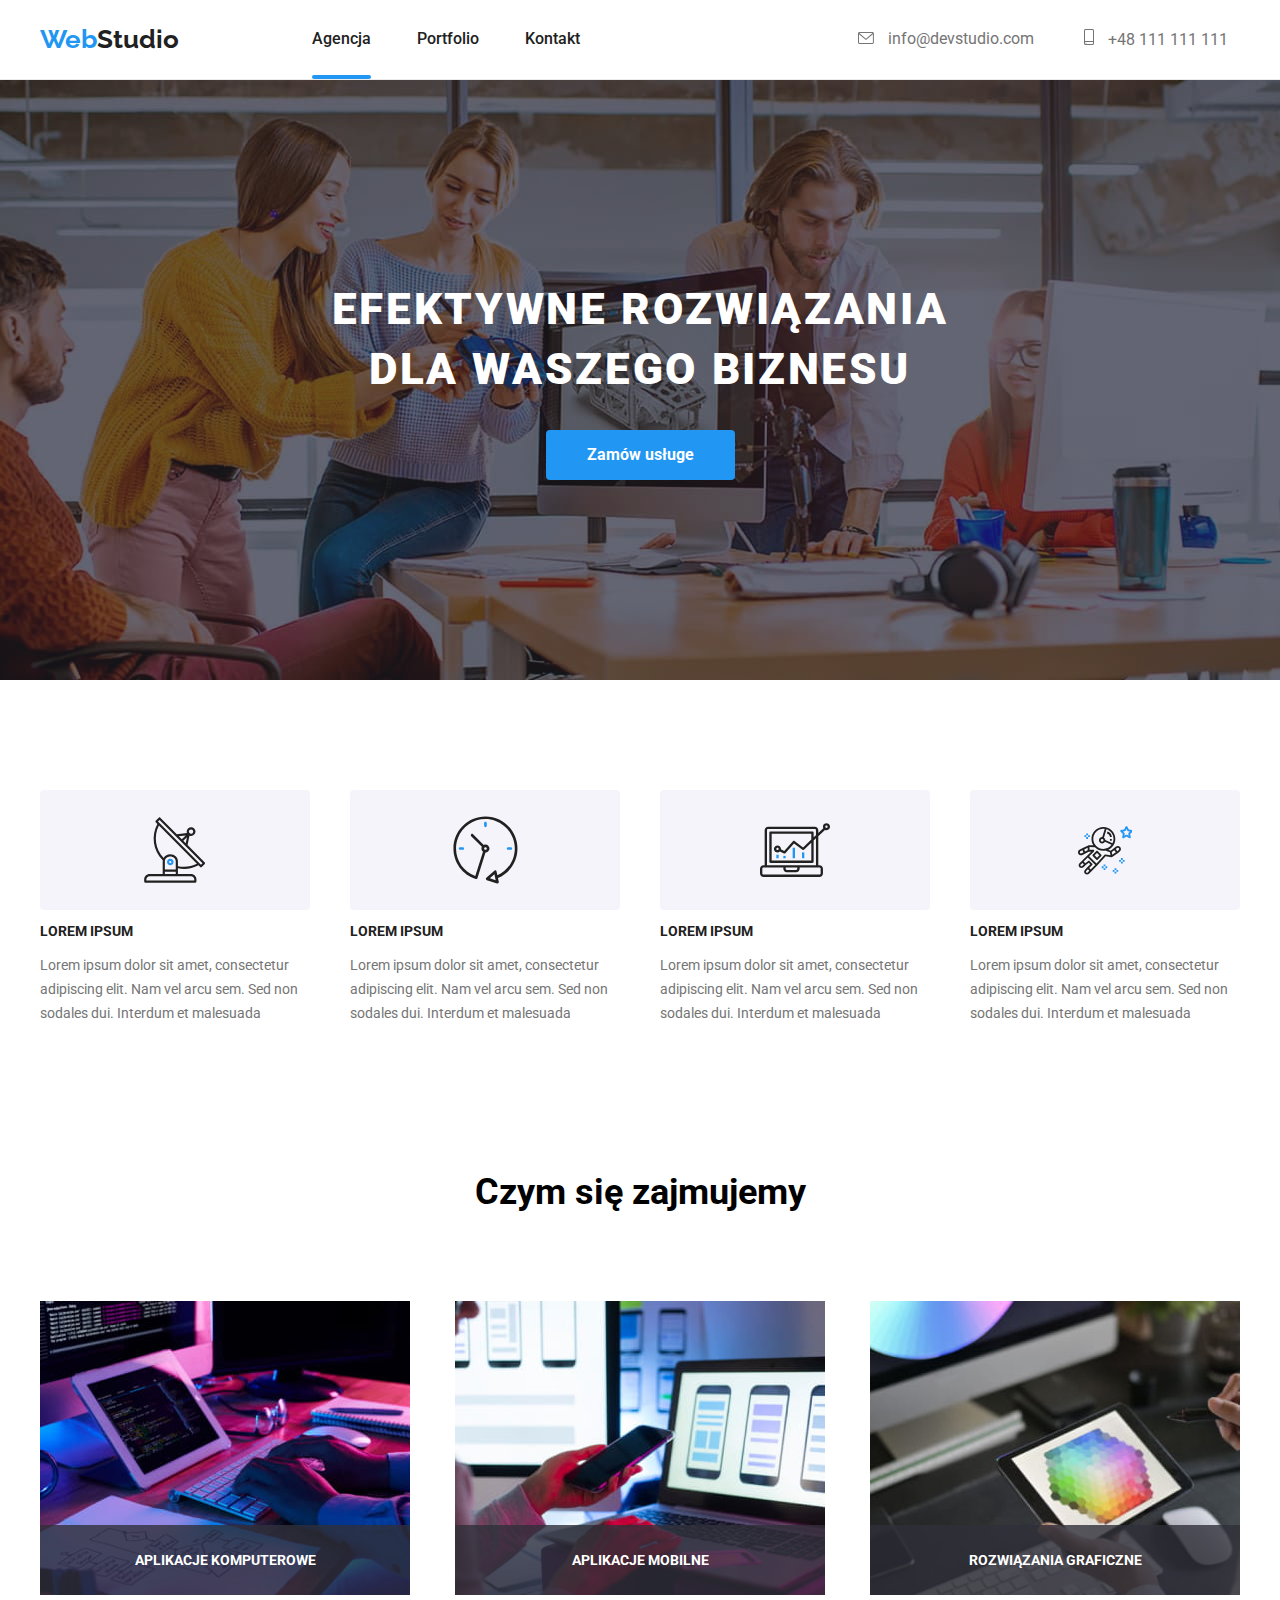
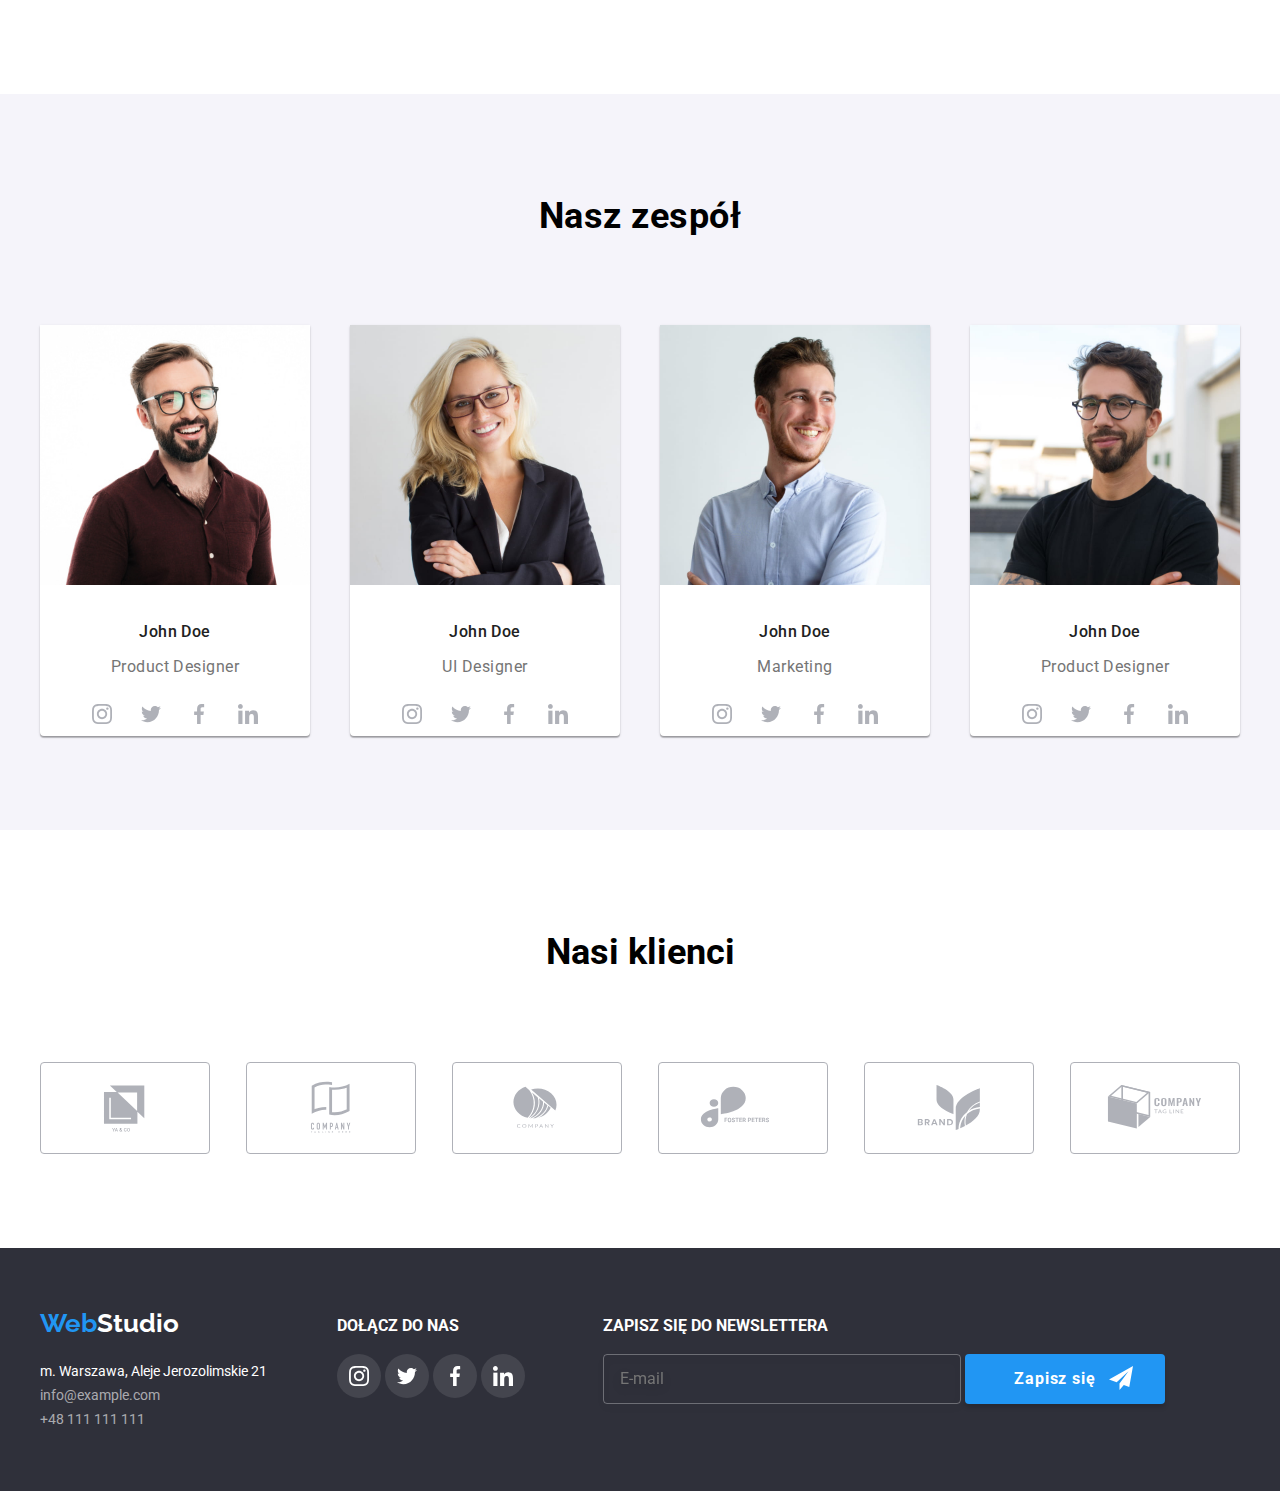
<file: index.html>
<!DOCTYPE html>
<html lang="en">
  <head>
    <meta charset="UTF-8" />
    <meta http-equiv="X-UA-Compatible" content="IE=edge" />
    <meta name="viewport" content="width=device-width, initial-scale=1.0" />
    <link
      rel="stylesheet"
      href="https://cdnjs.cloudflare.com/ajax/libs/modern-normalize/1.0.0/modern-normalize.min.css"
    />
    <link rel="stylesheet" href="css/main.min.css" />
    <link rel="preconnect" href="https://fonts.googleapis.com" />
    <link rel="preconnect" href="https://fonts.gstatic.com" crossorigin />
    <link
      href="https://fonts.googleapis.com/css2?family=Raleway:wght@700&family=Roboto:wght@400;500;700;900&display=swap"
      rel="stylesheet"
    />
    <title>Main Page</title>
  </head>
  <body>
    <header class="header">
      <div class=" container header__container ">
        <div class="header__container--flex ">
          <a
            class="header__link"
            href="index.html"
            ><span class="header__logo logo--blue ">Web</span
            ><span class="header__logo logo--black">Studio</span></a
          >
          <nav>
             <ul class="menu">
            <li class="menu__item">
              <a href="index.html" class="menu__link menu__link--active">Agencja</a>
            </li>
            <li class="menu__item">
              <a href="portfolio.html" class="menu__link">Portfolio</a>
            </li>
            <li class="menu__item"><a href="..." class="menu__link">Kontakt</a></li>
          </ul>
          </nav>
        </div>
        <div class=" menu-icons ">
          <a class=" menu-icons_link " href="mailto:info@devstudio.com">
            <svg class="menu-icons__icon " width="16" height="12">
              <use href="./images/sprite-defs.svg#icon-envelope1"></use>
            </svg>
            info@devstudio.com</a
          >
          <a class="menu-icons_link" href="tel:+48111111111">
            <svg class="menu-icons__icon" width="10" height="16">
              <use href="./images/sprite-defs.svg#icon-smartphone"></use>
            </svg>
            +48 111 111 111
          </a>
        </div>
      </div>
    </header>
    <main>
      <section class="background-image ">
        <div class=" hero  container">
          <h1 class=" hero__label ">EFEKTYWNE ROZWIĄZANIA DLA WASZEGO BIZNESU</h1>
          <button class=" hero__button " type="button" data-modal-open>
            Zamów usługe
          </button>
        </div>
      </section>
      <section>
        <div class="container">
          <ul class="list-icon">
            <li class=" list-icon--box">
              <div class="list-icon__background">
                <svg width="65.32" height="70">
                  <use href="./images/sprite-defs.svg#icon-antenna-1"></use>
                </svg>
              </div>
              <h3 class="  list-icon__heading ">LOREM IPSUM</h3>
              <p class=" list-icon__text">
                Lorem ipsum dolor sit amet, consectetur adipiscing elit. Nam vel
                arcu sem. Sed non sodales dui. Interdum et malesuada
              </p>
            </li>
            <li class="list-icon--box">
              <div class="list-icon__background">
                <svg class="" width="66.96" height="70">
                  <use href="./images/sprite-defs.svg#icon-clock-1"></use>
                </svg>
              </div>
              <h3 class="list-icon__heading">LOREM IPSUM</h3>
              <p class="list-icon__text">
                Lorem ipsum dolor sit amet, consectetur adipiscing elit. Nam vel
                arcu sem. Sed non sodales dui. Interdum et malesuada
              </p>
            </li>
            <li class="list-icon--box">
              <div class="list-icon__background">
                <svg class="" width="70" height="70">
                  <use href="./images/sprite-defs.svg#icon-diagram-1"></use>
                </svg>
              </div>
              <h3 class="list-icon__heading">LOREM IPSUM</h3>
              <p class="list-icon__text">
                Lorem ipsum dolor sit amet, consectetur adipiscing elit. Nam vel
                arcu sem. Sed non sodales dui. Interdum et malesuada
              </p>
            </li>

            <li class="list-icon--box">
              <div class="list-icon__background">
                <svg class="" width="54.83" height="60.66">
                  <use href="./images/sprite-defs.svg#icon-astronaut-1"></use>
                </svg>
              </div>
              <h3 class="list-icon__heading">LOREM IPSUM</h3>
              <p class="list-icon__text">
                Lorem ipsum dolor sit amet, consectetur adipiscing elit. Nam vel
                arcu sem. Sed non sodales dui. Interdum et malesuada
              </p>
            </li>
          </ul>
        </div>
      </section>
      <section class="section">
        <div class="container ">
          <h2 class="section-heading ">Czym się zajmujemy</h2>
          <ul class="images">
            <li class="images__label">
              <img
                src="images/pc.jpg"
                alt=" ktoś pisze na klawiaturze komutera"
                width="370"
                height="294"
              />
              <p class="images__label-text">Aplikacje komputerowe</p>
            </li>
            <li class="images__label">
              <img
                src="images/phone.jpg"
                alt="telefon trzymany w ręce na tle laptopa "
                width="370"
                height="294"
              />
              <p class="images__label-text">Aplikacje mobilne</p>
            </li>
            <li class="images__label">
              <img
                src="images/tablet.jpg"
                alt="Ktoś trzyma tablet na tale laptopa"
                width="370"
                height="294"
              />
              <p class="images__label-text">Rozwiązania graficzne</p>
            </li>
          </ul>
        </div>
      </section>
      <section class="section">
        <div class="team">
          <h2 class="section-heading section-heading--team">Nasz zespół</h2>
          <ul class=" container  team__members ">
            <li class="team__box">
              <img
                src="images/man1.jpg"
                alt="Jakiś mężczyzna na zdjęciu"
                width="270"
                height="260"
              />
              <h3 class="team__name ">John Doe</h3>
              <p class="team__position ">Product Designer</p>
              <a class="team-social__icon">
                <svg class="team-social__icon-size">
                  <use href="./images/sprite-defs.svg#icon-instagram"></use>
                </svg>
              </a>
              <a class="team-social__icon">
                <svg class="team-social__icon-size">
                  <use href="./images/sprite-defs.svg#icon-twitter"></use>
                </svg>
              </a>
              <a class="team-social__icon">
                <svg class="team-social__icon-size">
                  <use href="./images/sprite-defs.svg#icon-facebook"></use>
                </svg>
              </a>
              <a class="team-social__icon">
                <svg class="team-social__icon-size">
                  <use href="./images/sprite-defs.svg#icon-linkedin"></use>
                </svg>
              </a>
            </li>
            <li class="team__box">
              <img
                src="images/woman.jpg"
                alt="Jakaś kobieta na zdięciu"
                width="270"
                height="260"
              />
              <h3 class="team__name ">John Doe</h3>
              <p class="team__position">UI Designer</p>
              <a class="team-social__icon">
                <svg class="team-social__icon-size">
                  <use href="./images/sprite-defs.svg#icon-instagram"></use>
                </svg>
              </a>
              <a class="team-social__icon">
                <svg class="team-social__icon-size">
                  <use href="./images/sprite-defs.svg#icon-twitter"></use>
                </svg>
              </a>
              <a class="team-social__icon">
                <svg class="team-social__icon-size">
                  <use href="./images/sprite-defs.svg#icon-facebook"></use>
                </svg>
              </a>
              <a class="team-social__icon">
                <svg class="team-social__icon-size">
                  <use href="./images/sprite-defs.svg#icon-linkedin"></use>
                </svg>
              </a>
            </li>
            <li class="team__box">
              <img
                src="images/man3.jpg"
                alt="Jakiś mężczyzna na zdjęciu"
                width="270"
                height="260"
              />
              <h3 class="team__name ">John Doe</h3>
              <p class="team__position">Marketing</p>
              <a class="team-social__icon">
                <svg class="team-social__icon-size">
                  <use href="./images/sprite-defs.svg#icon-instagram"></use>
                </svg>
              </a>
              <a class="team-social__icon">
                <svg class="team-social__icon-size">
                  <use href="./images/sprite-defs.svg#icon-twitter"></use>
                </svg>
              </a>
              <a class="team-social__icon">
                <svg class="team-social__icon-size">
                  <use href="./images/sprite-defs.svg#icon-facebook"></use>
                </svg>
              </a>
              <a class="team-social__icon">
                <svg class="team-social__icon-size">
                  <use href="./images/sprite-defs.svg#icon-linkedin"></use>
                </svg>
              </a>
            </li>
            <li class="team__box">
              <img
                src="images/man2.jpg"
                alt="Jakiś mężczyzna na zdjęciu"
                width="270"
                height="260"
              />
              <h3 class="team__name ">John Doe</h3>
              <p class="team__position">Product Designer</p>
              <a class="team-social__icon">
                <svg class="team-social__icon-size">
                  <use href="./images/sprite-defs.svg#icon-instagram"></use>
                </svg>
              </a>
              <a class="team-social__icon">
                <svg class="team-social__icon-size">
                  <use href="./images/sprite-defs.svg#icon-twitter"></use>
                </svg>
              </a>
              <a class="team-social__icon">
                <svg class="team-social__icon-size">
                  <use href="./images/sprite-defs.svg#icon-facebook"></use>
                </svg>
              </a>
              <a class="team-social__icon">
                <svg class="team-social__icon-size">
                  <use href="./images/sprite-defs.svg#icon-linkedin"></use>
                </svg>
              </a>
            </li>
          </ul>
        </div>
      </section>
      <section class="section">
        <div class="container">
          <h2 class="section-heading ">Nasi klienci</h2>
          <ul class="customers">
            <li class="customers__list">
              <svg class="customers__icons " width="106" height="60">
                <use href="./images/sprite-defs.svg#icon-Logo"></use>
              </svg>
            </li>
            <li class="customers__list">
              <svg class="customers__icons " width="106" height="60">
                <use href="./images/sprite-defs.svg#icon-Logo1"></use>
              </svg>
            </li>
            <li class="customers__list">
              <svg class="customers__icons " width="106" height="60">
                <use href="./images/sprite-defs.svg#icon-Logo2"></use>
              </svg>
            </li>
            <li class="customers__list">
              <svg class="customers__icons " width="106" height="60">
                <use href="./images/sprite-defs.svg#icon-Logo3"></use>
              </svg>
            </li>
            <li class="customers__list">
              <svg class="customers__icons " width="106" height="60">
                <use href="./images/sprite-defs.svg#icon-Logo4"></use>
              </svg>
            </li>
            <li class="customers__list">
              <svg class="customers__icons " width="106" height="60">
                <use href="./images/sprite-defs.svg#icon-Logo5"></use>
              </svg>
            </li>
          </ul>
        </div>
      </section>
    <footer class="footer">
      <div class="container container--footer">
        <div class="container-footer">
          <a
            class="footer__decoration"
            href="index.html"
            ><span class="footer__logo logo--blue ">Web</span
            ><span class="footer__logo logo--white">Studio</span></a
          >
          <address class="footer__address">m. Warszawa, Aleje Jerozolimskie 21</address>
          <a class="footer__contacts" href="mailto:info@example.com">info@example.com</a
          ><br />
          <a class="footer__contacts" href="tel:+48111111111">+48 111 111 111</a>
        </div>
        <div class="container-footer container-footer--item">
          <h3 class="footer__heading">Dołącz do nas</h3>
          <a class="footer__social ">
            <svg class=" footer__icon">
              <use href="./images/sprite-defs.svg#icon-instagram"></use>
            </svg>
          </a>
          <a class="footer__social ">
            <svg class="footer__icon">
              <use href="./images/sprite-defs.svg#icon-twitter"></use>
            </svg>
          </a>
          <a class="footer__social ">
            <svg class="footer__icon">
              <use href="./images/sprite-defs.svg#icon-facebook"></use>
            </svg>
          </a>
          <a class="footer__social ">
            <svg class="footer__icon">
              <use href="./images/sprite-defs.svg#icon-linkedin"></use>
            </svg>
          </a>
        </div>
        <div class=" container-footer container-footer-form">
          <h3 class="footer__heading" >Zapisz się do newslettera</h3>
          <div class="footer-form">
            <form
              name="newsletter"
              action="http://localhost:3000/posts"
              method="POST"
            >
              <label>
                <input  class=" footer-form_input"  type="email" name="email" placeholder="E-mail" />
              </label>

              <button  class="footer-form__button" type="submit">
                <span class="footer-form__signup">Zapisz się</span>
                <svg>
                  <use href="./images/sprite2.svg#icon-send"></use>
                </svg>
              </button>
            </form>
          </div>
        </div>
        </div>
      </div>
    </footer>
    <div class="backdrop is-hidden" data-modal>
      <div class="modal">
        <button type="button" class="modal__close-btn" data-modal-close>
          <svg class="modal__close-btn-item">
            <use href="./images/sprite-close.svg#icon-icon-close"></use>
          </svg>
        </button>
        <form class="modal-form" name="signup-form"
          action="http://localhost:3000/posts"
          method="POST">

           <h3 class="modal-form__text">Zostaw swoje dane w formularzu poniżej</h3>

        <label class="modal__label" for="name">Imie 
           <svg  class="modal-form__icon-name" width="12" height="12">
            <use href="./images/sprite2.svg#icon-item "></use>
            </svg>
            <input class="modal__input" type="text" id="name" name="name" required="" /> 
        </label>

        <label class="modal__label" for="phone">Telefon 
            <svg class="modal-form__icon-phone" width="13" height="13">
              <use href="./images/sprite2.svg#icon-phone "></use>
              </svg>
              <input  class="modal__input"  type="tel" id="name" name="phone" required="" />
            </label>
        <label class="modal__label" for="email">Email
            <svg class="modal-form__icon-mail" width="13" height="13">
              <use href="./images/sprite2.svg#icon-message "></use>
            </svg>
            <input class="modal__input"type="text" id="email" name="email" required="" />
            </label>
        <label class="modal__label" for="textarea">Komentarz
            <textarea  class="modal__textarea" name="textarea"  placeholder="Wprowadź tekst"></textarea>
          </label>
         <div class="checkbox-container">
            <input class="checkbox-container__checked web-checkbox" type="checkbox" name="consent" value="consent" required="">

            <label for="consent" class="checkbox-container__label ">
              Oświadczam, iż akceptuję
              <a  class="checkbox-container__link" href="#">Regulamin</a> i
              <a class="checkbox-container__link" href="#">Politykę Prywatności</a>.
            </label>
          </div>
            <button class="modal__button" type="submit">
            Wyślij
            </button>
      <form>
      </div>
      </div>
    </div>
    <script src="./js/modal.js"></script>
  </body>
</html>
</file>
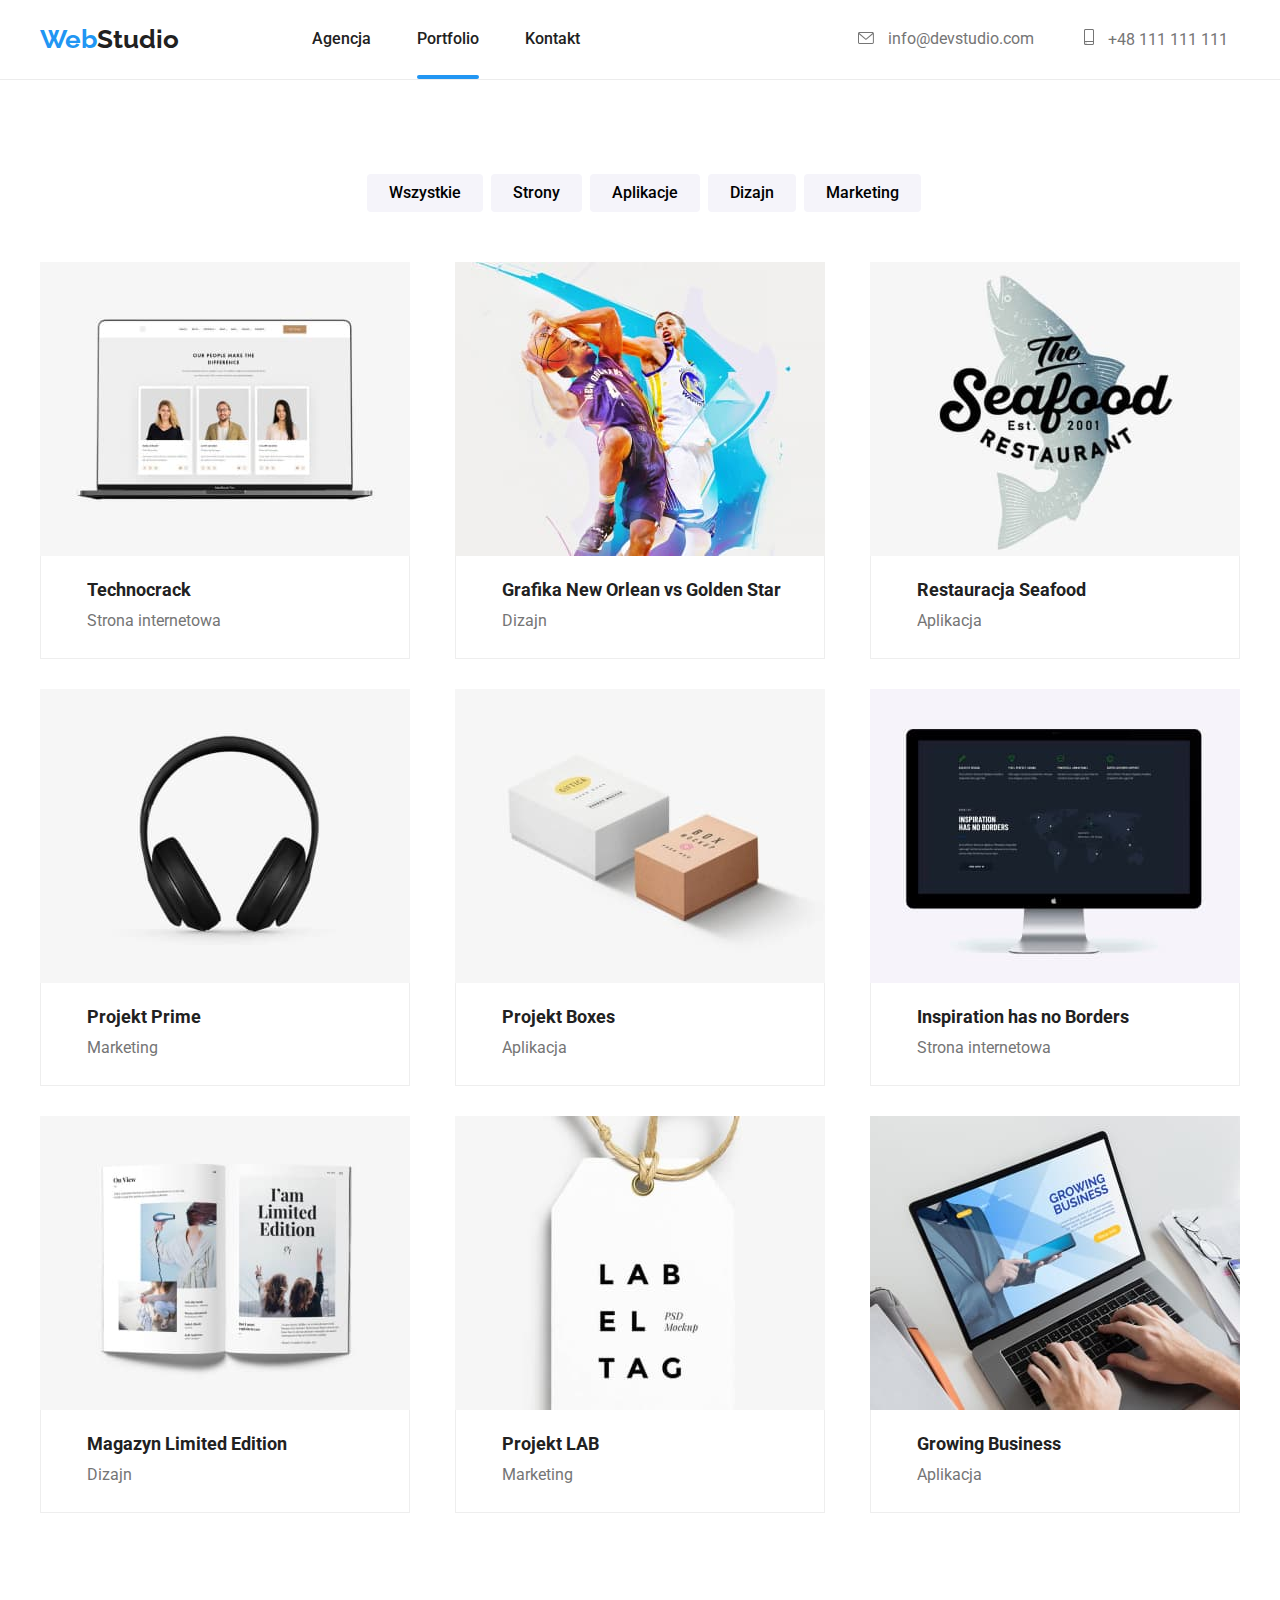
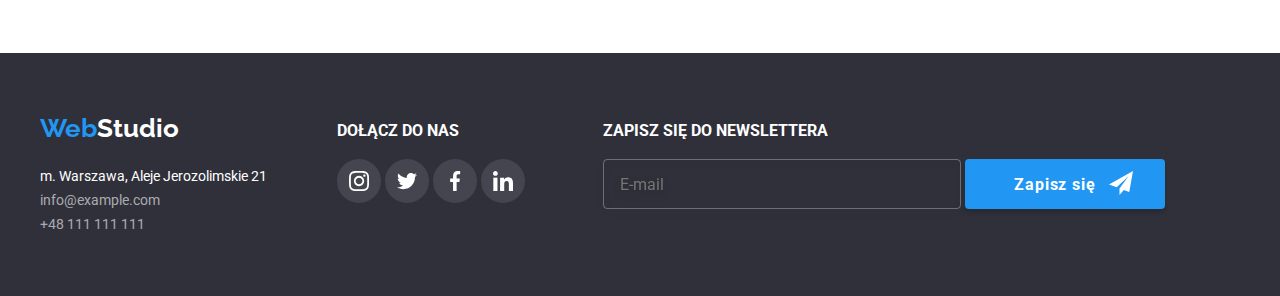
<file: portfolio.html>
<!DOCTYPE html>
<html lang="en">
  <head>
    <meta charset="UTF-8" />
    <meta http-equiv="X-UA-Compatible" content="IE=edge" />
    <meta name="viewport" content="width=device-width, initial-scale=1.0" />
    <link
      rel="stylesheet"
      href="https://cdnjs.cloudflare.com/ajax/libs/modern-normalize/1.0.0/modern-normalize.min.css"
    />
    <link rel="stylesheet" href="css/main.min.css" />
    <link rel="preconnect" href="https://fonts.googleapis.com" />
    <link rel="preconnect" href="https://fonts.gstatic.com" crossorigin />
    <link
      href="https://fonts.googleapis.com/css2?family=Raleway:wght@700&family=Roboto:wght@400;500;700;900&display=swap"
      rel="stylesheet"
    />
    <title>Portfolio</title>
  </head>
  <body>
    <header class="header">
      <div class=" container header__container ">
        <div class="header__container--flex ">
          <a
            class="header__link"
            href="index.html"
            ><span class="header__logo logo--blue ">Web</span
            ><span class="header__logo logo--black">Studio</span></a
          >
          <nav>
             <ul class="menu">
            <li class="menu__item">
              <a href="index.html" class="menu__link ">Agencja</a>
            </li>
            <li class="menu__item">
              <a href="portfolio.html" class="menu__link menu__link--active">Portfolio</a>
            </li>
            <li class="menu__item"><a href="..." class="menu__link">Kontakt</a></li>
          </ul>
          </nav>
        </div>
        <div class=" menu-icons ">
          <a class=" menu-icons_link " href="mailto:info@devstudio.com">
            <svg class="menu-icons__icon " width="16" height="12">
              <use href="./images/sprite-defs.svg#icon-envelope1"></use>
            </svg>
            info@devstudio.com</a
          >
          <a class="menu-icons_link" href="tel:+48111111111">
            <svg class="menu-icons__icon" width="10" height="16">
              <use href="./images/sprite-defs.svg#icon-smartphone"></use>
            </svg>
            +48 111 111 111
          </a>
        </div>
      </div>
    </header>
    <main>
      <section class="container">
          <ul class="buttons">
            <li><button class="buttons__list" type="button">Wszystkie</button></li>
            <li><button class="buttons__list" type="button">Strony</button></li>
            <li><button class="buttons__list" type="button">Aplikacje</button></li>
            <li><button class="buttons__list" type="button">Dizajn</button></li>
            <li><button class="buttons__list" type="button">Marketing</button></li>
          </ul>
      </section>
      <section>
        <div class="container container-portfolio">
          <ul class="portfolio">
            <li class="portfolio__shadow ">
              <div class="portfolio__hidden ">
                <img
                  src="images/webside.jpg"
                  alt="webside"
                  width="370"
                  height="294"
                />
                <div class="portfolio-overlay">
                  <p class="portfolio-overlay__text">
                    Technocrack jest popularną platformą wykorzystywaną do
                    rozpowszechniania koronawirusa. Firmy wykorzystują tę
                    platformę do celów szpiegowskich i ataków na
                    niezabezpieczone serwery konkurencji.
                  </p>
                </div>
              </div>
              <div class="description ">
                <h3 class="description__primary">Technocrack</h3>
                <p class="description__secondary ">Strona internetowa</p>
              </div>
            </li>

            <li class="portfolio__shadow">
              <div class="portfolio__hidden">
                <img
                  src="images/basket.jpg"
                  alt="basket"
                  width="370"
                  height="294"
                />
                <div class="portfolio-overlay">
                   <p class="portfolio-overlay__text">
                    Technocrack jest popularną platformą wykorzystywaną do
                    rozpowszechniania koronawirusa. Firmy wykorzystują tę
                    platformę do celów szpiegowskich i ataków na
                    niezabezpieczone serwery konkurencji.
                  </p>
                </div>
              </div>
              <div class="description ">
                <h3 class="description__primary">Grafika New Orlean vs Golden Star</h3>
                <p class="description__secondary">Dizajn</p>
              </div>
            </li>
            <li class="portfolio__shadow">
              <div class="portfolio__hidden">
                <img
                  src="images/imgseafood.jpg"
                  alt="seafood"
                  width="370"
                  height="294"
                />
                <div class="portfolio-overlay">
                  <p class="portfolio-overlay__text">
                    Technocrack jest popularną platformą wykorzystywaną do
                    rozpowszechniania koronawirusa. Firmy wykorzystują tę
                    platformę do celów szpiegowskich i ataków na
                    niezabezpieczone serwery konkurencji.
                  </p>
                </div>
              </div>
              <div class="description">
                <h3 class="description__primary">Restauracja Seafood</h3>
                <p class="description__secondary ">Aplikacja</p>
              </div>
            </li>
            <li class="portfolio__shadow">
              <div class="portfolio__hidden">
                <img
                  src="images/imgheadphones.jpg"
                  alt="headphones"
                  width="370"
                  height="294"
                />
                <div class="portfolio-overlay">
                  <p class="portfolio-overlay__text">
                    Technocrack jest popularną platformą wykorzystywaną do
                    rozpowszechniania koronawirusa. Firmy wykorzystują tę
                    platformę do celów szpiegowskich i ataków na
                    niezabezpieczone serwery konkurencji.
                  </p>
                </div>
              </div>
              <div class="description ">
                <h3 class="description__primary">Projekt Prime</h3>
                <p class="description__secondary ">Marketing</p>
              </div>
            </li>
            <li class="portfolio__shadow">
              <div class="portfolio__hidden">
                <img
                  src="images/box.jpg"
                  alt="boxes"
                  width="370"
                  height="294"
                />
                <div class="portfolio-overlay">
                 <p class="portfolio-overlay__text">
                    Technocrack jest popularną platformą wykorzystywaną do
                    rozpowszechniania koronawirusa. Firmy wykorzystują tę
                    platformę do celów szpiegowskich i ataków na
                    niezabezpieczone serwery konkurencji
                  </p>
                </div>
              </div>
              <div class="description ">
                <h3 class="description__primary">Projekt Boxes</h3>
                <p class="description__secondary ">Aplikacja</p>
              </div>
            </li>
            <li class="portfolio__shadow">
              <div class="portfolio__hidden">
                <img
                  src="images/screen.jpg"
                  alt="screen"
                  width="370"
                  height="294"
                />
                <div class="portfolio-overlay">
                  <p class="portfolio-overlay__text">
                    Technocrack jest popularną platformą wykorzystywaną do
                    rozpowszechniania koronawirusa. Firmy wykorzystują tę
                    platformę do celów szpiegowskich i ataków na
                    niezabezpieczone serwery konkurencji.
                  </p>
                </div>
              </div>
              <div class="description">
                <h3 class="description__primary">Inspiration has no Borders</h3>
                <p class="description__secondary ">Strona internetowa</p>
              </div>
            </li>
            <li class="portfolio__shadow">
              <div class="portfolio__hidden">
                <img
                  src="images/booklet.jpg"
                  alt="booklet"
                  width="370"
                  height="294"
                />
                <div class="portfolio-overlay">
                  <p class="portfolio-overlay__text">
                    Technocrack jest popularną platformą wykorzystywaną do
                    rozpowszechniania koronawirusa. Firmy wykorzystują tę
                    platformę do celów szpiegowskich i ataków na
                    niezabezpieczone serwery konkurencji.
                  </p>
                </div>
              </div>
              <div class="description ">
                <h3 class="description__primary">Magazyn Limited Edition</h3>
                <p class="description__secondary ">Dizajn</p>
              </div>
            </li>
            <li class="portfolio__shadow">
              <div class="portfolio__hidden">
                <img
                  src="images/labeltag.jpg"
                  alt="lebeltag"
                  width="370"
                  height="294"
                />
                <div class="portfolio-overlay">
                   <p class="portfolio-overlay__text">
                    Technocrack jest popularną platformą wykorzystywaną do
                    rozpowszechniania koronawirusa. Firmy wykorzystują tę
                    platformę do celów szpiegowskich i ataków na
                    niezabezpieczone serwery konkurencji.
                  </p>
                </div>
              </div>
              <div class="description ">
                <h3 class="description__primary">Projekt LAB</h3>
                <p class="description__secondary ">Marketing</p>
              </div>
            </li>
            <li class="portfolio__shadow">
              <div class="portfolio__hidden">
                <img
                  src="images/laptop.jpg"
                  alt="laptop"
                  width="370"
                  height="294"
                />
                <div class="portfolio-overlay">
                  <p class="portfolio-overlay__text">
                    Technocrack jest popularną platformą wykorzystywaną do
                    rozpowszechniania koronawirusa. Firmy wykorzystują tę
                    platformę do celów szpiegowskich i ataków na
                    niezabezpieczone serwery konkurencji.
                  </p>
                </div>
              </div>
              <div class="description ">
                <h3 class="description__primary">Growing Business</h3>
                <p class="description__secondary ">Aplikacja</p>
              </div>
            </li>
          </ul>
        </div>
      </section>
    </main>
    <footer class="footer">
      <div class="container container--footer">
        <div class="container-footer">
          <a
            class="container-footer__decoration"
            href="index.html"
            ><span class="footer__logo logo--blue ">Web</span
            ><span class="footer__logo logo--white">Studio</span></a
          >
          <address class="footer__address">m. Warszawa, Aleje Jerozolimskie 21</address>
          <a class="footer__contacts" href="mailto:info@example.com">info@example.com</a
          ><br />
          <a class="footer__contacts" href="tel:+48111111111">+48 111 111 111</a>
        </div>
        <div class="container-footer container-footer--item">
          <h3 class="footer__heading">Dołącz do nas</h3>
          <a class="footer__social ">
            <svg class=" footer__icon">
              <use href="./images/sprite-defs.svg#icon-instagram"></use>
            </svg>
          </a>
          <a class="footer__social ">
            <svg class="footer__icon">
              <use href="./images/sprite-defs.svg#icon-twitter"></use>
            </svg>
          </a>
          <a class="footer__social ">
            <svg class="footer__icon">
              <use href="./images/sprite-defs.svg#icon-facebook"></use>
            </svg>
          </a>
          <a class="footer__social ">
            <svg class="footer__icon">
              <use href="./images/sprite-defs.svg#icon-linkedin"></use>
            </svg>
          </a>
        </div>
        <div class=" container-footer container-footer-form">
          <h3 class="footer__heading" >Zapisz się do newslettera</h3>
          <div class="footer-form">
            <form
              name="newsletter"
              action="http://localhost:3000/posts"
              method="POST"
            >
              <label>
                <input  class=" footer-form_input"  type="email" name="email" placeholder="E-mail" />
              </label>

              <button  class="footer-form__button" type="submit">
                <span class="footer-form__signup">Zapisz się</span>
                <svg>
                  <use href="./images/sprite2.svg#icon-send"></use>
                </svg>
              </button>
            </form>
          </div>
        </div>
        </div>
      </div>
    </footer>
  </body>
</html>
</file>
<file: css/main.min.css>
.is-hidden{opacity:0;visibility:hidden;pointer-events:none}:root{--blue: #2196f3 ;--black: #2f303a;--grey: #f5f4fa;--text-color: #757575;--social-color:#afb1b8;--text-black: #212121}*::before,*::after{box-sizing:border-box}:hover,:focus{transition:250ms cubic-bezier(0.4, 0, 0.2, 1)}body{font-family:"Roboto","Raleway",sans-serif}input:hover,input:focus-visible{outline:none;border:1px solid #2196f3}.section{margin-bottom:94px}.section-heading{text-align:center;padding-bottom:50px;font-weight:700;font-size:36px;line-height:1.6}.section-heading--team{padding-top:94px}.container{width:1200px;margin:0 auto}.header{border-bottom:1px solid #ececec;height:80px;display:flex;list-style:none;justify-content:space-between;align-items:center}.container--footer{display:flex}.container-footer{padding-top:60px;padding-bottom:60px}.container-footer-form{padding-left:78px}.container-footer--item{margin-left:70px}.background-image{background-image:linear-gradient(rgba(47, 48, 58, 0.4), rgba(47, 48, 58, 0.4)),url("../images/overlay.jpg");background-repeat:no-repeat;background-position:50% 50%;max-width:1600px;margin:0 auto}.backdrop{position:fixed;left:0;top:0;width:100%;height:100%;background-color:rgba(0,0,0,.2);transform:translate(0px, 0px)}.header__logo{font-family:"Raleway",sans-serif;font-weight:700;font-size:26px;line-height:1.192}.logo--white{color:#fff}.logo--blue{color:var(--blue)}.logo--black{color:var(--text-black)}.logo--white{color:#fff}.footer__logo{font-family:"Raleway",sans-serif;font-weight:700;font-size:26px;line-height:1.192}.list-icon__heading{font-weight:700;font-size:14px;line-height:1.14;color:var(--text-black);width:270px}.footer__heading{color:#fff;font-weight:700;font-size:16px;line-height:16px;margin:0 auto;padding-bottom:20px;padding-top:10px;text-transform:uppercase}.header__container{display:flex;align-items:center;justify-content:space-between}.header__container--flex{display:flex;list-style:none;justify-content:space-between;align-items:center}.header__link{text-decoration:none;color:#757575;margin-right:0px;display:flex;justify-content:center;align-items:center;transition:cubic-bezier(0.4, 0, 0.2, 1);transition-duration:250ms;transition-property:color,fill}.menu{display:flex;margin-left:93px}.menu__item{margin-right:46px;display:flex;align-items:center}.menu__link{text-decoration:none;cursor:pointer;color:var(--text-black);font-weight:500}.menu__link:visited{color:var(--text-black)}.menu__link:hover,.menu__link:focus,.menu__link:active{color:var(--blue)}.menu__link--active{position:relative;top:0;left:0}.menu__link--active::after{content:"";display:block;position:absolute;border-top:4px solid var(--blue);border-radius:2px;width:100%;bottom:-30px;left:0}.menu-icons{margin-left:auto;margin-right:12px;display:flex;flex-wrap:wrap;align-items:center;text-decoration:none}.menu-icons_link{color:var(--text-color);margin-left:50px;text-decoration:none;cursor:pointer}.menu-icons_link:hover,.menu-icons_link:hover svg{fill:var(--blue);color:var(--blue);cursor:pointer}.menu-icons__icon{margin-right:10px;fill:var(--text-color)}.hero{color:#fff;height:600px;text-align:center;padding-bottom:94px}.hero__label{font-weight:900;font-size:44px;line-height:1.36;letter-spacing:.06em;text-transform:uppercase;width:696px;padding-top:200px;border:0px;text-align:center;margin:0 auto}.hero__button{margin-top:30px;line-height:1.875;background-color:#2196f3;color:#fff;border-radius:4px;font-weight:700;padding:10px 41px;border:0px}.hero__button:hover{cursor:pointer}.list-icon{display:flex;list-style:none;justify-content:space-between;align-items:center;padding-bottom:94px;padding-top:94px;padding-left:0px}.list-icon--box{box-sizing:border-box}.list-icon__text{font-size:14px;line-height:1.714;color:#757575;width:270px}.list-icon__background{background:var(--grey);border-radius:4px;width:270px;height:120px;display:flex;justify-content:center;align-items:center}.images{display:flex;list-style:none;justify-content:space-between;align-items:center;padding-left:0px}.images__label{position:relative}.images__label-text{position:absolute;top:0;right:0;width:370px;height:70px;background:rgba(47,48,58,.8);margin:0px;top:224px;text-align:center;padding-top:27px;font-weight:700;font-size:14px;line-height:16px;text-transform:uppercase;color:#fff}.team{background-color:var(--grey);font-size:16px;line-height:1.5;letter-spacing:.03em;padding-top:0;padding-bottom:94px;margin:auto;max-width:1600px}.team__members{padding:0;display:flex;list-style:none;justify-content:space-between;align-items:center}.team__box{box-shadow:0px 1px 3px rgba(0,0,0,.12),0px 1px 1px rgba(0,0,0,.14),0px 2px 1px rgba(0,0,0,.2);border-radius:0px 0px 4px 4px;background:#fff;box-sizing:content-box;width:270px;text-align:center}.team__name{font-weight:500;font-size:16px;line-height:1.187;color:#212121;margin-top:30px}.team__position{color:#757575;font-size:16px;line-height:1.187;margin-top:10px}.customers{list-style:none;padding:0px;display:flex;justify-content:space-between}.customers__list{box-sizing:border-box;border:1px solid var(--social-color);border-radius:4px;display:flex;justify-content:center;width:170px;height:92px;align-items:center}.customers__list:hover svg{cursor:pointer;fill:var(--blue)}.customers__list:hover{border:1px solid var(--blue);border-radius:4px;cursor:pointer}.customers__icons{display:flex;fill:var(--social-color);transition:cubic-bezier(0.4, 0, 0.2, 1);transition-duration:250ms;transition-property:fill}.customers__logo{display:flex;fill:var(--social-color);transition:cubic-bezier(0.4, 0, 0.2, 1);transition-duration:250ms;transition-property:fill}.team-social__icon{display:inline-flex;fill:var(--social-color);width:44px;height:44px;align-items:center;justify-content:center}.team-social__icon:hover{background:var(--blue);border-radius:50%;fill:#fff;cursor:pointer}.team-social__icon-size{width:20px;height:20px;transition:cubic-bezier(0.4, 0, 0.2, 1);transition-duration:250ms}.modal__close-btn{position:absolute;top:8px;right:8px;width:30px;height:30px;background-color:rgba(0,0,0,0);border-radius:50%;border:1px solid rgba(0,0,0,.1);cursor:pointer}.modal__close-btn-item{width:100%;height:100%}.modal-form{display:flex;flex-direction:column;position:relative;margin-left:40px;margin-right:40px}.modal-form label:focus-within svg{fill:#2196f3}.modal-form__text{font-weight:700;font-size:20px;line-height:23px;text-align:center;letter-spacing:.03em;margin-top:40px;margin-bottom:30px}.modal-form__label{display:flex;justify-content:center;flex-direction:column;width:100%;font-size:12px;line-height:14px;letter-spacing:.01em;color:#757575;margin-top:10px;margin-bottom:4px}.modal-form__icon-name{position:absolute;left:14px;top:130px}.modal-form__icon-phone{position:absolute;left:14px;top:200px}.modal-form__icon-mail{position:absolute;left:14px;top:265px}.modal-form label{font-size:12px;line-height:1.16;letter-spacing:.01em;color:#757575;margin-bottom:4px;margin-top:10px}.modal{position:absolute;top:50%;left:50%;transform:translate(-50%, -50%);width:528px;min-height:581px;background-color:#fff}.modal__textarea{resize:none;border:1px solid rgba(33,33,33,.2);border-radius:4px;width:448px;height:120px;padding:12px 16px;color:rgba(117,117,117,.5)}.modal__textarea:hover{border:1px solid rgba(33,33,33,.2);border-radius:4px;transition:250ms cubic-bezier(0.4, 0, 0.2, 1);border:1px solid var(--blue)}.modal__textarea:focus{outline:none;border:1px solid #2196f3}.modal__input{border:1px solid rgba(33,33,33,.2);border-radius:4px;width:448px;height:40px;padding-left:42px}.modal__button{display:flex;justify-content:center;background:var(--blue);box-shadow:0px 4px 4px rgba(0,0,0,.15);border-radius:4px;font-weight:700;font-size:16px;line-height:30px;letter-spacing:.06em;color:#fff;padding:10px 76px;width:200px;height:50px;margin:0 auto;margin-top:30px}.modal__btn{display:flex;justify-content:center;margin-top:30px;margin-bottom:40px}.checkbox-container{display:flex;justify-content:center;margin-top:0}.checkbox-container__checked{position:absolute;left:32px;top:81%;width:25px;height:16px;opacity:0}.checkbox-container__link{color:var(--blue);font-weight:400;font-size:14px;line-height:24px;flex-wrap:nowrap}.checkbox-container__label{display:block;margin:0;padding:0;align-self:center;margin-top:0px;margin-bottom:0px;padding:0;padding-left:0px;align-self:center;font-weight:400;font-size:14px;line-height:24px}.checkbox-container__label::before{content:"";display:inline-block;width:16px;height:16px;margin-left:0;margin-right:px;border:1px solid rgba(33,33,33,.2);border-radius:2px}.checkbox-container__checked:checked+.checkbox-container__label::before{background-color:var(--blue);background-image:url("../images/checked.svg");background-repeat:no-repeat;background-position:center center;border:none}.footer{background:var(--black);display:flex}.footer__decoration{text-decoration:none}.footer__address{font-size:14px;line-height:1.724;color:#fff;padding-top:20px;font-style:normal}.footer__contacts{font-size:14px;line-height:1.724;color:rgba(255,255,255,.6);text-decoration:none}.footer__social{display:inline-flex;fill:#fff;cursor:pointer;background:rgba(255,255,255,.1);border-radius:50%;width:44px;height:44px;align-items:center;justify-content:center;flex-direction:row;transition:cubic-bezier(0.4, 0, 0.2, 1);transition-duration:250ms;transition-property:background-color}.footer__social:hover{background-color:var(--blue)}.footer__icon{fill:#fff;width:20px;height:20px}.container-footer__decoration{text-decoration:none}.footer-form_input{border:1px solid rgba(255,255,255,.3);filter:drop-shadow(0px 4px 4px rgba(0, 0, 0, 0.15));border-radius:4px;width:358px;height:50px;background-color:rgba(0,0,0,0);color:rgba(255,255,255,.6);padding:16px}.footer-form_input::placeholder{font-size:16px;line-height:1.25}.footer-form__button{width:200px;height:50px;box-shadow:0px 4px 4px rgba(0,0,0,.15);border-radius:4px;align-items:center;border:none;background-color:var(--blue);position:relative}.footer-form__signup{font-weight:700;font-size:16px;line-height:1.87;text-align:center;letter-spacing:.06em;color:#fff;padding-right:20px}.footer-form__button svg{fill:#fff;width:24px;height:24px;right:32px;top:12px;position:absolute}.footer-form__button svg:hover{cursor:pointer}.buttons{display:flex;list-style:none;justify-content:center;align-content:flex-start;margin-top:94px;margin-bottom:50px;font-weight:500;font-size:16px;line-height:1.625;padding-left:0px}.buttons__list{padding:6px 22px;border-style:none;border-radius:4px;background:var(--grey);font-family:"Roboto";font-weight:500;font-size:16px;line-height:26px;margin-left:8px;transition:cubic-bezier(0.4, 0, 0.2, 1);transition-duration:250ms;transition-property:color,background-color}.buttons__list:focus,.buttons__list:hover{background-color:var(--blue);color:#fff;cursor:pointer}.portfolio{display:flex;list-style:none;justify-content:space-between;align-items:center;flex-wrap:wrap;padding-left:0px;padding-bottom:94px}.portfolio__shadow{margin-bottom:30px}.portfolio__shadow:hover{cursor:pointer;box-shadow:0px 1px 1px rgba(0,0,0,.12),0px 4px 4px rgba(0,0,0,.06),1px 4px 6px rgba(0,0,0,.16)}.portfolio__hidden{width:370px;height:294px;overflow:hidden}.portfolio__hidden:hover .portfolio-overlay{transform:translateY(-100%);transition:transform 250ms;margin:0px}.portfolio-overlay{position:relative;margin:0;width:100%;height:100%;background:rgba(33,150,243,.9);transition:cubic-bezier(0.4, 0, 0.2, 1);transition-duration:250ms}.portfolio-overlay__text{color:#fff;padding:49px 45px 49px 24px;margin-top:0;font-weight:400;font-size:18px;line-height:28px;letter-spacing:.03em}.description{border-left:1px solid #eee;border-bottom:1px solid #eee;border-right:1px solid #eee;padding:20px 22px;margin-top:-4px}.description__primary{font-weight:700;font-size:18px;line-height:2;width:322px;height:36px;color:var(--text-black);padding-left:24px;margin:0px}.description__secondary{font-weight:400;font-size:16px;line-height:1.625;width:322px;height:30px;color:#757575;padding-left:24px;margin:0px}/*# sourceMappingURL=main.min.css.map */
</file>
